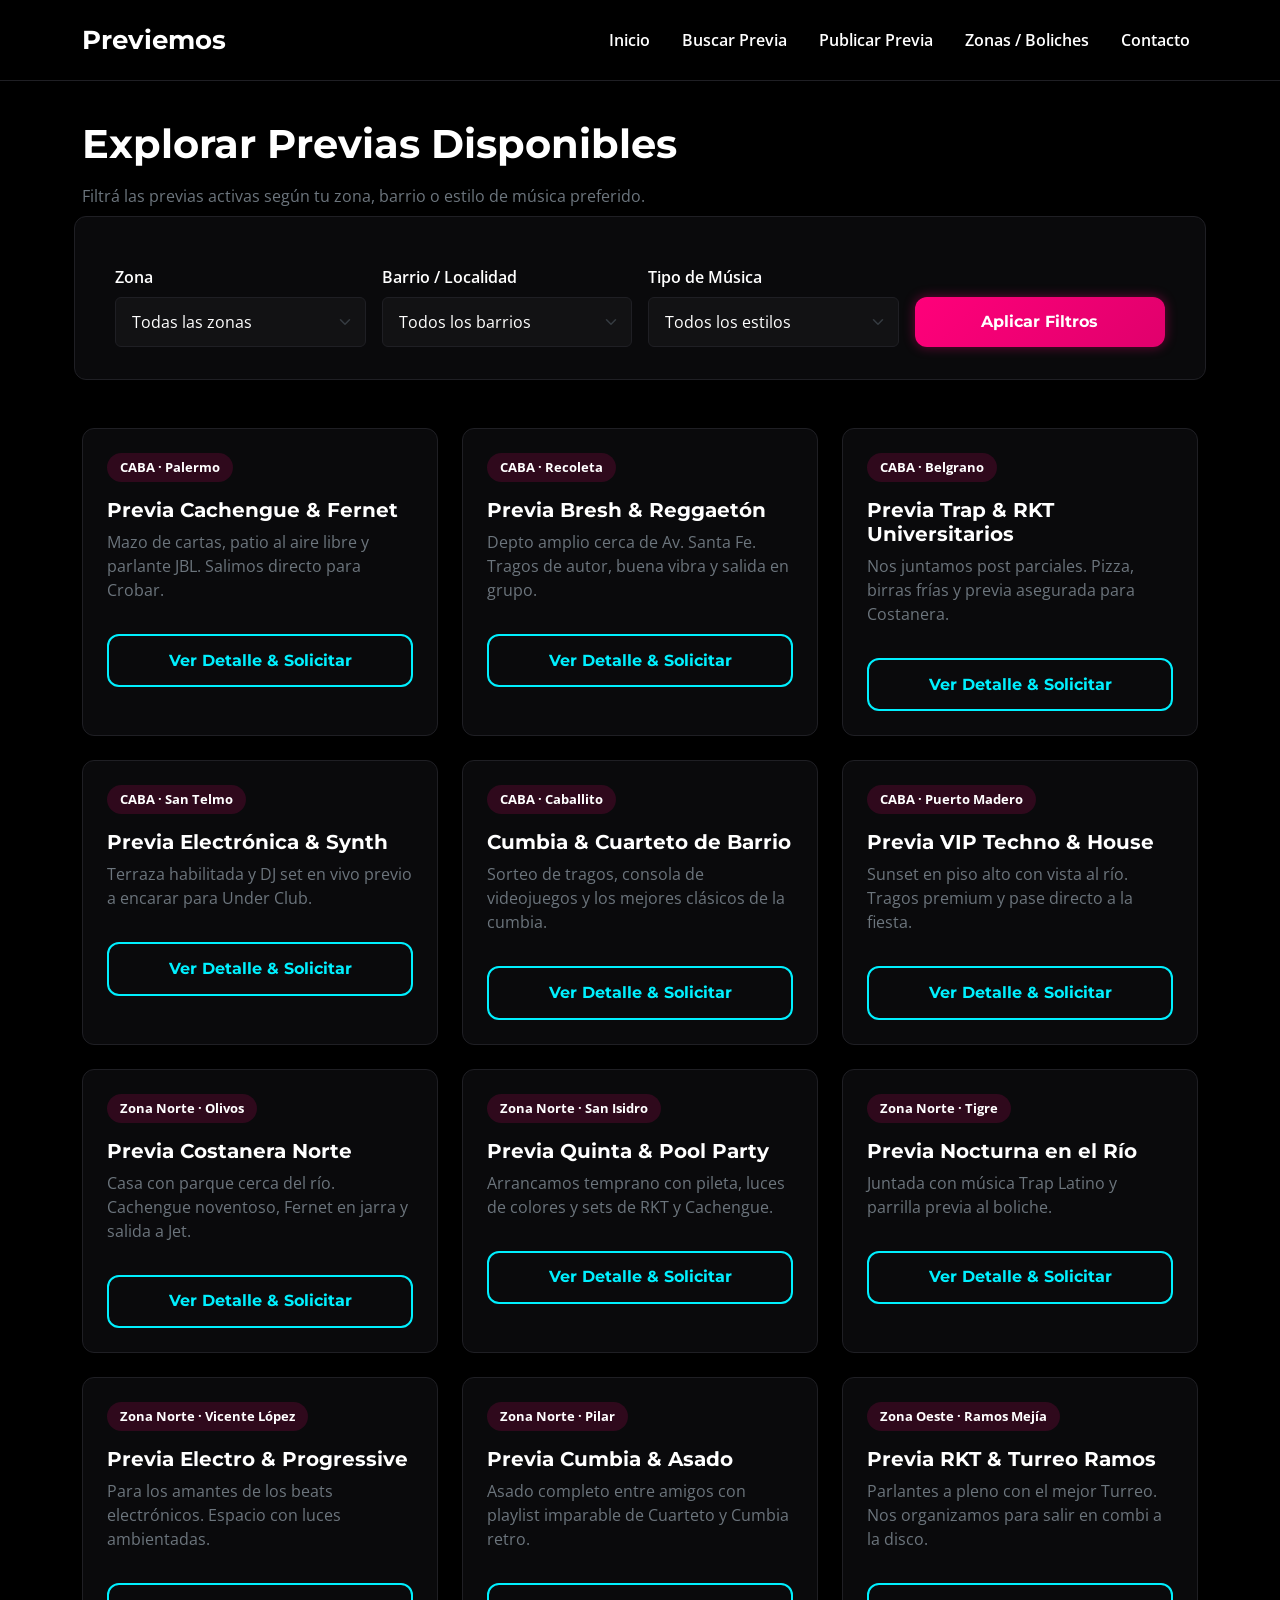
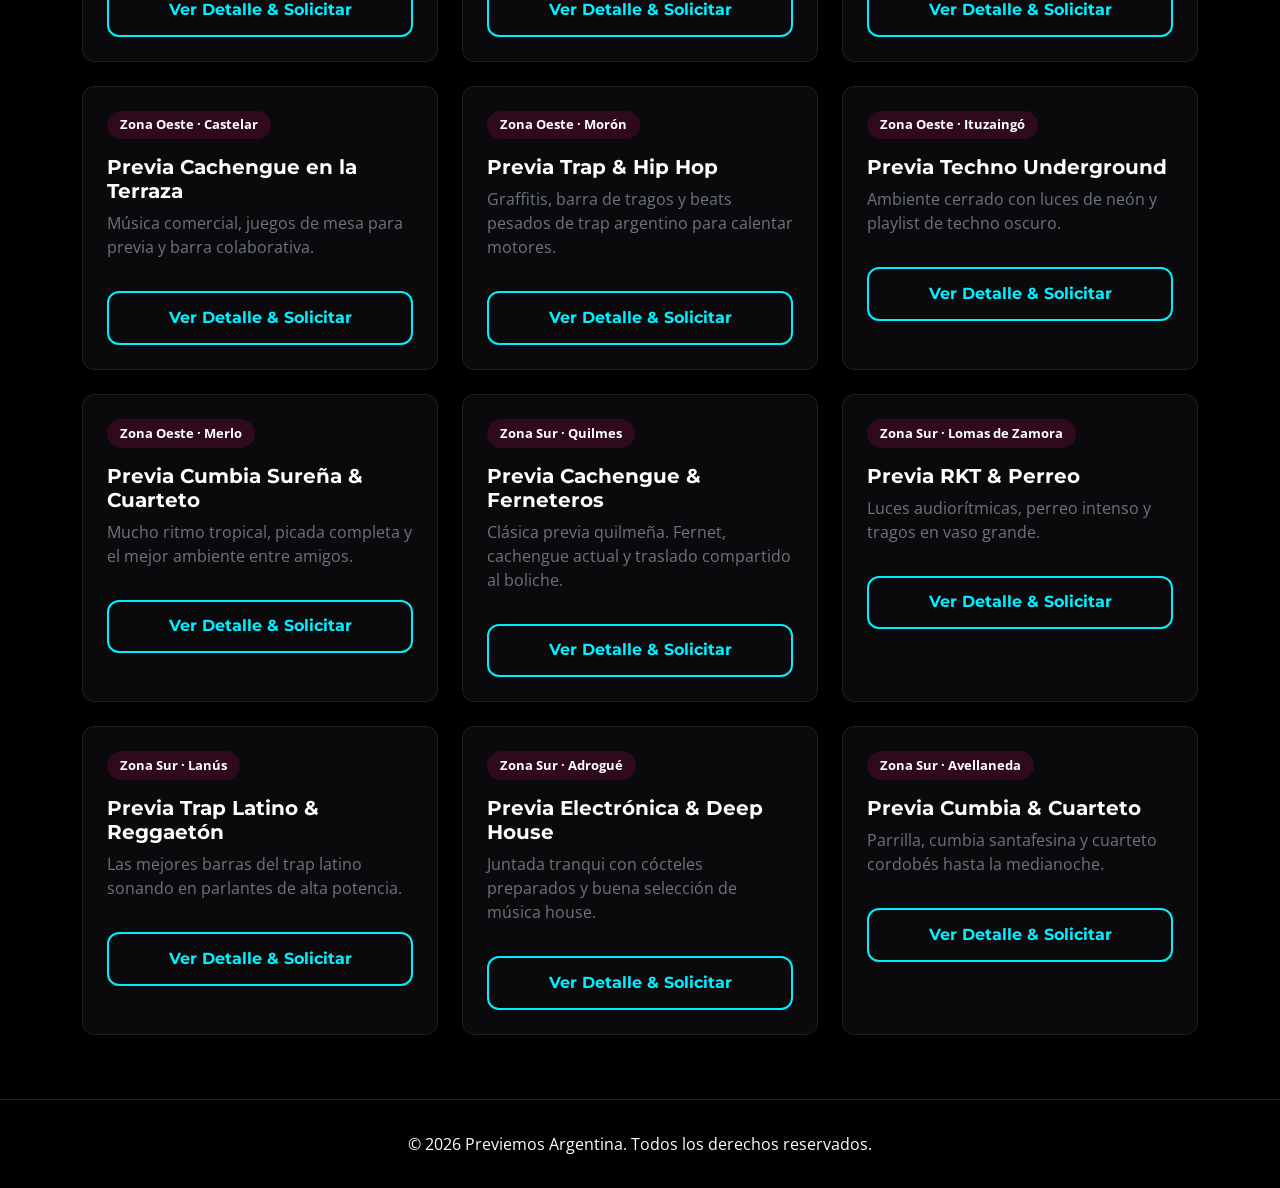
<file: pages/buscar-previa.html>
<!DOCTYPE html>
<html lang="es">
<head>
  <meta charset="UTF-8">
  <meta name="viewport" content="width=device-width, initial-scale=1.0">
  
  <!-- SEO Local / On-Page -->
  <title>Buscar Previas Activas | Filtra por Zona y Estilo | Previemos</title>
  <meta name="description" content="Encontrá previas cerca de tu ubicación. Filtra por zona, barrio y género musical en Buenos Aires con Previemos.">
  <meta name="keywords" content="buscar previas, previas hoy, mapa de previas, palermo, recoleta, belgrano, previas cachengue, zona norte, zona oeste, zona sur, previemos">
  
  <!-- Carga de Bootstrap CSS -->
  <link href="https://cdn.jsdelivr.net/npm/bootstrap@5.3.3/dist/css/bootstrap.min.css" rel="stylesheet">
  <link href="https://fonts.googleapis.com/css2?family=Montserrat:wght@700;800&family=Open+Sans:wght@400;600&display=swap" rel="stylesheet">
  <link rel="stylesheet" href="https://unpkg.com/aos@next/dist/aos.css" />
  
  <!-- Ruta al CSS compilado desde la carpeta pages -->
  <link rel="stylesheet" href="../styles/styles.css">
</head>
<body>

  <header>
    <nav class="navbar navbar-expand-lg navbar-previa fixed-top" aria-label="Navegación principal">
      <div class="container">
        <a class="navbar-brand" href="../index.html">Previ<span>emos</span></a>
        <button class="navbar-toggler" type="button" data-bs-toggle="collapse" data-bs-target="#navbarApp" aria-controls="navbarApp" aria-expanded="false" aria-label="Abrir menú">
          <span class="navbar-toggler-icon"></span>
        </button>
        <div class="collapse navbar-collapse justify-content-end" id="navbarApp">
          <ul class="navbar-nav gap-3 align-items-center">
            <li class="nav-item"><a class="nav-link" href="../index.html">Inicio</a></li>
            <li class="nav-item"><a class="nav-link active" href="./buscar-previa.html" aria-current="page">Buscar Previa</a></li>
            <li class="nav-item"><a class="nav-link" href="./publicar-previa.html">Publicar Previa</a></li>
            <li class="nav-item"><a class="nav-link" href="./zonas.html">Zonas / Boliches</a></li>
            <li class="nav-item"><a class="nav-link" href="./contacto.html">Contacto</a></li>
          </ul>
        </div>
      </div>
    </nav>
  </header>

  <main class="contenedor-main mt-5 pt-5">
    <section class="container py-4" data-aos="fade-down">
      <h1 class="mb-3">Explorar Previas Disponibles</h1>
      <p class="text-secondary mb-4">Filtrá las previas activas según tu zona, barrio o estilo de música preferido.</p>

      <!-- Buscador y Filtros por Zona, Barrio y Música -->
      <form class="form-previa mb-5 row g-3" id="formFiltros">
        
        <!-- 1. Filtro de Zonas -->
        <div class="col-12 col-md-3">
          <label for="filtroRegion">Zona</label>
          <select id="filtroRegion" class="form-select">
            <option value="todos" selected>Todas las zonas</option>
            <option value="caba">CABA (Capital Federal)</option>
            <option value="norte">Zona Norte</option>
            <option value="oeste">Zona Oeste</option>
            <option value="sur">Zona Sur</option>
          </select>
        </div>

        <!-- 2. Filtro de Barrios (Con Vinculación a Zona) -->
        <div class="col-12 col-md-3">
          <label for="filtroBarrio">Barrio / Localidad</label>
          <select id="filtroBarrio" class="form-select">
            <option value="todos" selected>Todos los barrios</option>
            
            <optgroup label="CABA" data-zona="caba">
              <option value="palermo">Palermo</option>
              <option value="recoleta">Recoleta</option>
              <option value="belgrano">Belgrano</option>
              <option value="santelmo">San Telmo</option>
              <option value="caballito">Caballito</option>
              <option value="puertomadero">Puerto Madero</option>
            </optgroup>

            <optgroup label="Zona Norte" data-zona="norte">
              <option value="olivos">Olivos</option>
              <option value="sanisidro">San Isidro</option>
              <option value="tigre">Tigre</option>
              <option value="vicentelopez">Vicente López</option>
              <option value="pilar">Pilar</option>
            </optgroup>

            <optgroup label="Zona Oeste" data-zona="oeste">
              <option value="ramosmejia">Ramos Mejía</option>
              <option value="castelar">Castelar</option>
              <option value="moron">Morón</option>
              <option value="ituzaingo">Ituzaingó</option>
              <option value="merlo">Merlo</option>
            </optgroup>

            <optgroup label="Zona Sur" data-zona="sur">
              <option value="quilmes">Quilmes</option>
              <option value="lomas">Lomas de Zamora</option>
              <option value="lanus">Lanús</option>
              <option value="adrogue">Adrogué</option>
              <option value="avellaneda">Avellaneda</option>
            </optgroup>
          </select>
        </div>

        <!-- 3. Filtro Tipo de Música -->
        <div class="col-12 col-md-3">
          <label for="filtroEstilo">Tipo de Música</label>
          <select id="filtroEstilo" class="form-select">
            <option value="todos" selected>Todos los estilos</option>
            <option value="cachengue">Cachengue / Reggaetón</option>
            <option value="rkt">RKT / Turreo</option>
            <option value="electronica">Electrónica / Techno</option>
            <option value="trap">Trap Latino</option>
            <option value="cumbia">Cumbia / Cuarteto</option>
          </select>
        </div>

        <!-- 4. Botón de Acción -->
        <div class="col-12 col-md-3 d-flex align-items-end">
          <button type="button" id="btnFiltrar" class="btn-previa-primary w-100">Aplicar Filtros</button>
        </div>
      </form>

      <!-- Cartelera de previas -->
      <div class="row g-4" id="contenedorTarjetas">
        
        <!-- CABA -->
        <div class="col-12 col-md-6 col-lg-4 item-previa" data-zona="caba" data-barrio="palermo" data-estilo="cachengue">
          <article class="tarjeta-previa">
            <span class="badge-zona">CABA · Palermo</span>
            <h3 class="titulo-card">Previa Cachengue &amp; Fernet</h3>
            <p class="text-secondary">Mazo de cartas, patio al aire libre y parlante JBL. Salimos directo para Crobar.</p>
            <button type="button" class="btn-previa-secondary w-100 mt-3 btn-ver-detalle" data-titulo="Previa Cachengue & Fernet" data-zona="CABA · Palermo" data-descripcion="Mazo de cartas, patio al aire libre y parlante JBL. Salimos directo para Crobar. Horario de inicio: 23:00 hs. Cupos disponibles: 5.">Ver Detalle &amp; Solicitar</button>
          </article>
        </div>

        <div class="col-12 col-md-6 col-lg-4 item-previa" data-zona="caba" data-barrio="recoleta" data-estilo="cachengue">
          <article class="tarjeta-previa">
            <span class="badge-zona">CABA · Recoleta</span>
            <h3 class="titulo-card">Previa Bresh &amp; Reggaetón</h3>
            <p class="text-secondary">Depto amplio cerca de Av. Santa Fe. Tragos de autor, buena vibra y salida en grupo.</p>
            <button type="button" class="btn-previa-secondary w-100 mt-3 btn-ver-detalle" data-titulo="Previa Bresh & Reggaetón" data-zona="CABA · Recoleta" data-descripcion="Depto amplio cerca de Av. Santa Fe. Tragos de autor, buena vibra y salida en grupo. Horario de inicio: 23:30 hs. Cupos disponibles: 3.">Ver Detalle &amp; Solicitar</button>
          </article>
        </div>

        <div class="col-12 col-md-6 col-lg-4 item-previa" data-zona="caba" data-barrio="belgrano" data-estilo="rkt">
          <article class="tarjeta-previa">
            <span class="badge-zona">CABA · Belgrano</span>
            <h3 class="titulo-card">Previa Trap &amp; RKT Universitarios</h3>
            <p class="text-secondary">Nos juntamos post parciales. Pizza, birras frías y previa asegurada para Costanera.</p>
            <button type="button" class="btn-previa-secondary w-100 mt-3 btn-ver-detalle" data-titulo="Previa Trap & RKT Universitarios" data-zona="CABA · Belgrano" data-descripcion="Nos juntamos post parciales. Pizza, birras frías y previa asegurada para Costanera. Horario de inicio: 22:30 hs. Cupos disponibles: 6.">Ver Detalle &amp; Solicitar</button>
          </article>
        </div>

        <div class="col-12 col-md-6 col-lg-4 item-previa" data-zona="caba" data-barrio="santelmo" data-estilo="electronica">
          <article class="tarjeta-previa">
            <span class="badge-zona">CABA · San Telmo</span>
            <h3 class="titulo-card">Previa Electrónica &amp; Synth</h3>
            <p class="text-secondary">Terraza habilitada y DJ set en vivo previo a encarar para Under Club.</p>
            <button type="button" class="btn-previa-secondary w-100 mt-3 btn-ver-detalle" data-titulo="Previa Electrónica & Synth" data-zona="CABA · San Telmo" data-descripcion="Terraza habilitada y DJ set en vivo previo a encarar para Under Club. Horario de inicio: 00:00 hs. Cupos disponibles: 4.">Ver Detalle &amp; Solicitar</button>
          </article>
        </div>

        <div class="col-12 col-md-6 col-lg-4 item-previa" data-zona="caba" data-barrio="caballito" data-estilo="cumbia">
          <article class="tarjeta-previa">
            <span class="badge-zona">CABA · Caballito</span>
            <h3 class="titulo-card">Cumbia &amp; Cuarteto de Barrio</h3>
            <p class="text-secondary">Sorteo de tragos, consola de videojuegos y los mejores clásicos de la cumbia.</p>
            <button type="button" class="btn-previa-secondary w-100 mt-3 btn-ver-detalle" data-titulo="Cumbia & Cuarteto de Barrio" data-zona="CABA · Caballito" data-descripcion="Sorteo de tragos, consola de videojuegos y los mejores clásicos de la cumbia. Horario de inicio: 22:00 hs. Cupos disponibles: 8.">Ver Detalle &amp; Solicitar</button>
          </article>
        </div>

        <div class="col-12 col-md-6 col-lg-4 item-previa" data-zona="caba" data-barrio="puertomadero" data-estilo="electronica">
          <article class="tarjeta-previa">
            <span class="badge-zona">CABA · Puerto Madero</span>
            <h3 class="titulo-card">Previa VIP Techno &amp; House</h3>
            <p class="text-secondary">Sunset en piso alto con vista al río. Tragos premium y pase directo a la fiesta.</p>
            <button type="button" class="btn-previa-secondary w-100 mt-3 btn-ver-detalle" data-titulo="Previa VIP Techno & House" data-zona="CABA · Puerto Madero" data-descripcion="Sunset en piso alto con vista al río. Tragos premium y pase directo a la fiesta. Horario de inicio: 21:30 hs. Cupos disponibles: 2.">Ver Detalle &amp; Solicitar</button>
          </article>
        </div>

        <!-- ZONA NORTE -->
        <div class="col-12 col-md-6 col-lg-4 item-previa" data-zona="norte" data-barrio="olivos" data-estilo="cachengue">
          <article class="tarjeta-previa">
            <span class="badge-zona">Zona Norte · Olivos</span>
            <h3 class="titulo-card">Previa Costanera Norte</h3>
            <p class="text-secondary">Casa con parque cerca del río. Cachengue noventoso, Fernet en jarra y salida a Jet.</p>
            <button type="button" class="btn-previa-secondary w-100 mt-3 btn-ver-detalle" data-titulo="Previa Costanera Norte" data-zona="Zona Norte · Olivos" data-descripcion="Casa con parque cerca del río. Cachengue noventoso, Fernet en jarra y salida a Jet. Horario: 23:00 hs.">Ver Detalle &amp; Solicitar</button>
          </article>
        </div>

        <div class="col-12 col-md-6 col-lg-4 item-previa" data-zona="norte" data-barrio="sanisidro" data-estilo="rkt">
          <article class="tarjeta-previa">
            <span class="badge-zona">Zona Norte · San Isidro</span>
            <h3 class="titulo-card">Previa Quinta &amp; Pool Party</h3>
            <p class="text-secondary">Arrancamos temprano con pileta, luces de colores y sets de RKT y Cachengue.</p>
            <button type="button" class="btn-previa-secondary w-100 mt-3 btn-ver-detalle" data-titulo="Previa Quinta & Pool Party" data-zona="Zona Norte · San Isidro" data-descripcion="Arrancamos temprano con pileta, luces de colores y sets de RKT y Cachengue. Horario: 21:00 hs.">Ver Detalle &amp; Solicitar</button>
          </article>
        </div>

        <div class="col-12 col-md-6 col-lg-4 item-previa" data-zona="norte" data-barrio="tigre" data-estilo="trap">
          <article class="tarjeta-previa">
            <span class="badge-zona">Zona Norte · Tigre</span>
            <h3 class="titulo-card">Previa Nocturna en el Río</h3>
            <p class="text-secondary">Juntada con música Trap Latino y parrilla previa al boliche.</p>
            <button type="button" class="btn-previa-secondary w-100 mt-3 btn-ver-detalle" data-titulo="Previa Nocturna en el Río" data-zona="Zona Norte · Tigre" data-descripcion="Juntada con música Trap Latino y parrilla previa al boliche. Horario: 22:00 hs.">Ver Detalle &amp; Solicitar</button>
          </article>
        </div>

        <div class="col-12 col-md-6 col-lg-4 item-previa" data-zona="norte" data-barrio="vicentelopez" data-estilo="electronica">
          <article class="tarjeta-previa">
            <span class="badge-zona">Zona Norte · Vicente López</span>
            <h3 class="titulo-card">Previa Electro &amp; Progressive</h3>
            <p class="text-secondary">Para los amantes de los beats electrónicos. Espacio con luces ambientadas.</p>
            <button type="button" class="btn-previa-secondary w-100 mt-3 btn-ver-detalle" data-titulo="Previa Electro & Progressive" data-zona="Zona Norte · Vicente López" data-descripcion="Para los amantes de los beats electrónicos. Espacio con luces ambientadas. Horario: 23:30 hs.">Ver Detalle &amp; Solicitar</button>
          </article>
        </div>

        <div class="col-12 col-md-6 col-lg-4 item-previa" data-zona="norte" data-barrio="pilar" data-estilo="cumbia">
          <article class="tarjeta-previa">
            <span class="badge-zona">Zona Norte · Pilar</span>
            <h3 class="titulo-card">Previa Cumbia &amp; Asado</h3>
            <p class="text-secondary">Asado completo entre amigos con playlist imparable de Cuarteto y Cumbia retro.</p>
            <button type="button" class="btn-previa-secondary w-100 mt-3 btn-ver-detalle" data-titulo="Previa Cumbia & Asado" data-zona="Zona Norte · Pilar" data-descripcion="Asado completo entre amigos con playlist imparable de Cuarteto y Cumbia retro. Horario: 21:00 hs.">Ver Detalle &amp; Solicitar</button>
          </article>
        </div>

        <!-- ZONA OESTE -->
        <div class="col-12 col-md-6 col-lg-4 item-previa" data-zona="oeste" data-barrio="ramosmejia" data-estilo="rkt">
          <article class="tarjeta-previa">
            <span class="badge-zona">Zona Oeste · Ramos Mejía</span>
            <h3 class="titulo-card">Previa RKT &amp; Turreo Ramos</h3>
            <p class="text-secondary">Parlantes a pleno con el mejor Turreo. Nos organizamos para salir en combi a la disco.</p>
            <button type="button" class="btn-previa-secondary w-100 mt-3 btn-ver-detalle" data-titulo="Previa RKT & Turreo Ramos" data-zona="Zona Oeste · Ramos Mejía" data-descripcion="Parlantes a pleno con el mejor Turreo. Nos organizamos para salir en combi a la disco. Horario: 23:00 hs.">Ver Detalle &amp; Solicitar</button>
          </article>
        </div>

        <div class="col-12 col-md-6 col-lg-4 item-previa" data-zona="oeste" data-barrio="castelar" data-estilo="cachengue">
          <article class="tarjeta-previa">
            <span class="badge-zona">Zona Oeste · Castelar</span>
            <h3 class="titulo-card">Previa Cachengue en la Terraza</h3>
            <p class="text-secondary">Música comercial, juegos de mesa para previa y barra colaborativa.</p>
            <button type="button" class="btn-previa-secondary w-100 mt-3 btn-ver-detalle" data-titulo="Previa Cachengue en la Terraza" data-zona="Zona Oeste · Castelar" data-descripcion="Música comercial, juegos de mesa para previa y barra colaborativa. Horario: 22:30 hs.">Ver Detalle &amp; Solicitar</button>
          </article>
        </div>

        <div class="col-12 col-md-6 col-lg-4 item-previa" data-zona="oeste" data-barrio="moron" data-estilo="trap">
          <article class="tarjeta-previa">
            <span class="badge-zona">Zona Oeste · Morón</span>
            <h3 class="titulo-card">Previa Trap &amp; Hip Hop</h3>
            <p class="text-secondary">Graffitis, barra de tragos y beats pesados de trap argentino para calentar motores.</p>
            <button type="button" class="btn-previa-secondary w-100 mt-3 btn-ver-detalle" data-titulo="Previa Trap & Hip Hop" data-zona="Zona Oeste · Morón" data-descripcion="Graffitis, barra de tragos y beats pesados de trap argentino para calentar motores. Horario: 23:00 hs.">Ver Detalle &amp; Solicitar</button>
          </article>
        </div>

        <div class="col-12 col-md-6 col-lg-4 item-previa" data-zona="oeste" data-barrio="ituzaingo" data-estilo="electronica">
          <article class="tarjeta-previa">
            <span class="badge-zona">Zona Oeste · Ituzaingó</span>
            <h3 class="titulo-card">Previa Techno Underground</h3>
            <p class="text-secondary">Ambiente cerrado con luces de neón y playlist de techno oscuro.</p>
            <button type="button" class="btn-previa-secondary w-100 mt-3 btn-ver-detalle" data-titulo="Previa Techno Underground" data-zona="Zona Oeste · Ituzaingó" data-descripcion="Ambiente cerrado con luces de neón y playlist de techno oscuro. Horario: 23:45 hs.">Ver Detalle &amp; Solicitar</button>
          </article>
        </div>

        <div class="col-12 col-md-6 col-lg-4 item-previa" data-zona="oeste" data-barrio="merlo" data-estilo="cumbia">
          <article class="tarjeta-previa">
            <span class="badge-zona">Zona Oeste · Merlo</span>
            <h3 class="titulo-card">Previa Cumbia Sureña &amp; Cuarteto</h3>
            <p class="text-secondary">Mucho ritmo tropical, picada completa y el mejor ambiente entre amigos.</p>
            <button type="button" class="btn-previa-secondary w-100 mt-3 btn-ver-detalle" data-titulo="Previa Cumbia Sureña & Cuarteto" data-zona="Zona Oeste · Merlo" data-descripcion="Mucho ritmo tropical, picada completa y el mejor ambiente entre amigos. Horario: 22:00 hs.">Ver Detalle &amp; Solicitar</button>
          </article>
        </div>

        <!-- ZONA SUR -->
        <div class="col-12 col-md-6 col-lg-4 item-previa" data-zona="sur" data-barrio="quilmes" data-estilo="cachengue">
          <article class="tarjeta-previa">
            <span class="badge-zona">Zona Sur · Quilmes</span>
            <h3 class="titulo-card">Previa Cachengue &amp; Ferneteros</h3>
            <p class="text-secondary">Clásica previa quilmeña. Fernet, cachengue actual y traslado compartido al boliche.</p>
            <button type="button" class="btn-previa-secondary w-100 mt-3 btn-ver-detalle" data-titulo="Previa Cachengue & Ferneteros" data-zona="Zona Sur · Quilmes" data-descripcion="Clásica previa quilmeña. Fernet, cachengue actual y traslado compartido al boliche. Horario: 23:00 hs.">Ver Detalle &amp; Solicitar</button>
          </article>
        </div>

        <div class="col-12 col-md-6 col-lg-4 item-previa" data-zona="sur" data-barrio="lomas" data-estilo="rkt">
          <article class="tarjeta-previa">
            <span class="badge-zona">Zona Sur · Lomas de Zamora</span>
            <h3 class="titulo-card">Previa RKT &amp; Perreo</h3>
            <p class="text-secondary">Luces audiorítmicas, perreo intenso y tragos en vaso grande.</p>
            <button type="button" class="btn-previa-secondary w-100 mt-3 btn-ver-detalle" data-titulo="Previa RKT & Perreo" data-zona="Zona Sur · Lomas de Zamora" data-descripcion="Luces audiorítmicas, perreo intenso y tragos en vaso grande. Horario: 23:30 hs.">Ver Detalle &amp; Solicitar</button>
          </article>
        </div>

        <div class="col-12 col-md-6 col-lg-4 item-previa" data-zona="sur" data-barrio="lanus" data-estilo="trap">
          <article class="tarjeta-previa">
            <span class="badge-zona">Zona Sur · Lanús</span>
            <h3 class="titulo-card">Previa Trap Latino &amp; Reggaetón</h3>
            <p class="text-secondary">Las mejores barras del trap latino sonando en parlantes de alta potencia.</p>
            <button type="button" class="btn-previa-secondary w-100 mt-3 btn-ver-detalle" data-titulo="Previa Trap Latino & Reggaetón" data-zona="Zona Sur · Lanús" data-descripcion="Las mejores barras del trap latino sonando en parlantes de alta potencia. Horario: 22:30 hs.">Ver Detalle &amp; Solicitar</button>
          </article>
        </div>

        <div class="col-12 col-md-6 col-lg-4 item-previa" data-zona="sur" data-barrio="adrogue" data-estilo="electronica">
          <article class="tarjeta-previa">
            <span class="badge-zona">Zona Sur · Adrogué</span>
            <h3 class="titulo-card">Previa Electrónica &amp; Deep House</h3>
            <p class="text-secondary">Juntada tranqui con cócteles preparados y buena selección de música house.</p>
            <button type="button" class="btn-previa-secondary w-100 mt-3 btn-ver-detalle" data-titulo="Previa Electrónica & Deep House" data-zona="Zona Sur · Adrogué" data-descripcion="Juntada tranqui con cócteles preparados y buena selección de música house. Horario: 23:00 hs.">Ver Detalle &amp; Solicitar</button>
          </article>
        </div>

        <div class="col-12 col-md-6 col-lg-4 item-previa" data-zona="sur" data-barrio="avellaneda" data-estilo="cumbia">
          <article class="tarjeta-previa">
            <span class="badge-zona">Zona Sur · Avellaneda</span>
            <h3 class="titulo-card">Previa Cumbia &amp; Cuarteto</h3>
            <p class="text-secondary">Parrilla, cumbia santafesina y cuarteto cordobés hasta la medianoche.</p>
            <button type="button" class="btn-previa-secondary w-100 mt-3 btn-ver-detalle" data-titulo="Previa Cumbia & Cuarteto" data-zona="Zona Sur · Avellaneda" data-descripcion="Parrilla, cumbia santafesina y cuarteto cordobés hasta la medianoche. Horario: 21:30 hs.">Ver Detalle &amp; Solicitar</button>
          </article>
        </div>

      </div>
    </section>
  </main>

  <!-- MODAL DE DETALLE Y SOLICITUD -->
  <div class="modal fade" id="modalDetallePrevia" tabindex="-1" aria-labelledby="modalDetalleLabel" aria-hidden="true">
    <div class="modal-dialog modal-dialog-centered">
      <div class="modal-content bg-dark text-light border-secondary">
        <div class="modal-header border-bottom border-secondary">
          <div>
            <span class="badge bg-danger mb-1" id="modalZonaBadge">Zona</span>
            <h5 class="modal-title h4" id="modalTituloLabel">Título de la Previa</h5>
          </div>
          <button type="button" class="btn-close btn-close-white" data-bs-dismiss="modal" aria-label="Cerrar"></button>
        </div>
        <div class="modal-body">
          <p class="text-secondary" id="modalDescripcion">Descripción completa...</p>
          <hr class="border-secondary">
          
          <h6 class="fw-bold mb-3 text-warning">Solicitar lugar en esta previa</h6>
          <form id="formSolicitarLugar">
            <div class="mb-3">
              <label for="nombreSolicitante" class="form-label text-light small">Tu nombre completo</label>
              <input type="text" id="nombreSolicitante" class="form-control bg-secondary text-light border-0" placeholder="Ej: Benjamín" required>
            </div>
            <div class="mb-3">
              <label for="contactoSolicitante" class="form-label text-light small">Tu WhatsApp o Instagram</label>
              <input type="text" id="contactoSolicitante" class="form-control bg-secondary text-light border-0" placeholder="Ej: @tu_usuario o +54 9..." required>
            </div>
            <button type="submit" class="btn-previa-primary w-100 mt-2">Enviar Solicitud al Organizador</button>
          </form>

          <div id="alertaSolicitud" class="alert alert-success mt-3 d-none" role="alert">
            ¡Solicitud enviada! El organizador te contactará a la brevedad.
          </div>
        </div>
      </div>
    </div>
  </div>

  <footer class="footer-previa">
    <div class="container">
      <p class="m-0">&copy; 2026 Previemos Argentina. Todos los derechos reservados.</p>
    </div>
  </footer>

  <script src="https://cdn.jsdelivr.net/npm/bootstrap@5.3.3/dist/js/bootstrap.bundle.min.js"></script>
  <script src="https://unpkg.com/aos@next/dist/aos.js"></script>
  <script>
    AOS.init({ duration: 800, once: true });

    document.addEventListener('DOMContentLoaded', () => {
      const selectZona = document.getElementById('filtroRegion');
      const selectBarrio = document.getElementById('filtroBarrio');
      const selectEstilo = document.getElementById('filtroEstilo');
      const btnFiltrar = document.getElementById('btnFiltrar');
      const contenedorTarjetas = document.getElementById('contenedorTarjetas');
      const optgroupsBarrio = selectBarrio.querySelectorAll('optgroup');

      // Elementos del Modal
      const modalElement = document.getElementById('modalDetallePrevia');
      const modalBs = new bootstrap.Modal(modalElement);
      const modalTitulo = document.getElementById('modalTituloLabel');
      const modalZonaBadge = document.getElementById('modalZonaBadge');
      const modalDescripcion = document.getElementById('modalDescripcion');
      const formSolicitar = document.getElementById('formSolicitarLugar');
      const alertaSolicitud = document.getElementById('alertaSolicitud');

      // 1. Cargar e inyectar las previas guardadas en localStorage al inicio
      function cargarPreviasNuevas() {
        const previasGuardadas = JSON.parse(localStorage.getItem('previasCreadas') || '[]');

        previasGuardadas.forEach(p => {
          const col = document.createElement('div');
          col.className = 'col-12 col-md-6 col-lg-4 item-previa';
          col.setAttribute('data-zona', p.zona);
          col.setAttribute('data-barrio', p.barrio);
          col.setAttribute('data-estilo', p.estilo);

          col.innerHTML = `
            <article class="tarjeta-previa">
              <span class="badge-zona">${p.barrioTexto}</span>
              <h3 class="titulo-card">${p.titulo}</h3>
              <p class="text-secondary">${p.descripcion}</p>
              <button type="button" class="btn-previa-secondary w-100 mt-3 btn-ver-detalle" data-titulo="${p.titulo}" data-zona="${p.barrioTexto}" data-descripcion="${p.descripcion}">Ver Detalle &amp; Solicitar</button>
            </article>
          `;

          contenedorTarjetas.prepend(col);
        });
      }

      cargarPreviasNuevas();

      const previas = document.querySelectorAll('.item-previa');

      // 2. Event listener global para capturar clics en "Ver Detalle & Solicitar"
      document.addEventListener('click', (e) => {
        if (e.target && e.target.classList.contains('btn-ver-detalle')) {
          const btn = e.target;
          modalTitulo.textContent = btn.getAttribute('data-titulo');
          modalZonaBadge.textContent = btn.getAttribute('data-zona');
          modalDescripcion.textContent = btn.getAttribute('data-descripcion');
          
          alertaSolicitud.classList.add('d-none');
          formSolicitar.reset();
          
          modalBs.show();
        }
      });

      // Envío de la solicitud dentro del modal
      formSolicitar.addEventListener('submit', (e) => {
        e.preventDefault();
        alertaSolicitud.classList.remove('d-none');
        setTimeout(() => {
          modalBs.hide();
        }, 1800);
      });

      // 3. Filtrar los barrios disponibles en el select según la Zona elegida
      function actualizarBarriosPorZona() {
        const zonaSeleccionada = selectZona.value;
        selectBarrio.value = 'todos';

        optgroupsBarrio.forEach(group => {
          const zonaGroup = group.getAttribute('data-zona');

          if (zonaSeleccionada === 'todos' || zonaSeleccionada === zonaGroup) {
            group.hidden = false;
            group.querySelectorAll('option').forEach(opt => opt.disabled = false);
          } else {
            group.hidden = true;
            group.querySelectorAll('option').forEach(opt => opt.disabled = true);
          }
        });
      }

      // 4. Filtrar las tarjetas visibles en pantalla
      function aplicarFiltros() {
        const valZona = selectZona.value;
        const valBarrio = selectBarrio.value;
        const valEstilo = selectEstilo.value;

        previas.forEach(previa => {
          const pZona = previa.getAttribute('data-zona');
          const pBarrio = previa.getAttribute('data-barrio');
          const pEstilo = previa.getAttribute('data-estilo');

          const coincideZona = (valZona === 'todos' || valZona === pZona);
          const coincideBarrio = (valBarrio === 'todos' || valBarrio === pBarrio);
          const coincideEstilo = (valEstilo === 'todos' || valEstilo === pEstilo);

          if (coincideZona && coincideBarrio && coincideEstilo) {
            previa.style.display = 'block';
          } else {
            previa.style.display = 'none';
          }
        });
      }

      // Escuchar eventos de filtros
      selectZona.addEventListener('change', () => {
        actualizarBarriosPorZona();
        aplicarFiltros();
      });

      selectBarrio.addEventListener('change', aplicarFiltros);
      selectEstilo.addEventListener('change', aplicarFiltros);
      btnFiltrar.addEventListener('click', aplicarFiltros);
    });
  </script>
</body>
</html>
</file>
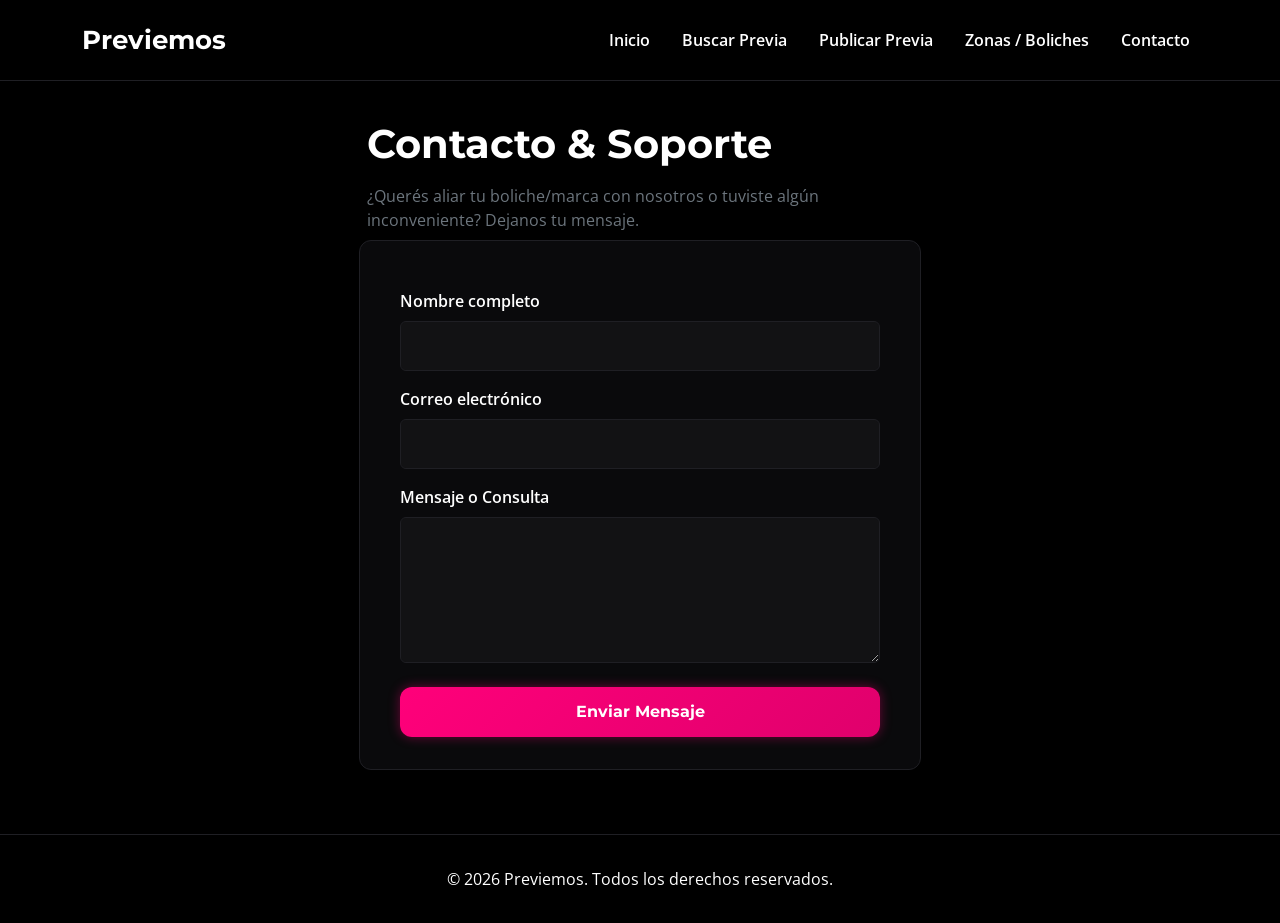
<file: pages/contacto.html>
<!DOCTYPE html>
<html lang="es">
<head>
  <meta charset="UTF-8">
  <meta name="viewport" content="width=device-width, initial-scale=1.0">
  <title>Contacto y Soporte | PreviaZone Argentina</title>
  <meta name="description" content="¿Tenés dudas o consultas sobre la plataforma? Escribinos al equipo de soporte de PreviaZone.">
  <meta name="keywords" content="contacto previazone, soporte previas, consultas eventos, ayuda previas">
  
  <link href="https://cdn.jsdelivr.net/npm/bootstrap@5.3.3/dist/css/bootstrap.min.css" rel="stylesheet">
  <link href="https://fonts.googleapis.com/css2?family=Montserrat:wght@700;800&family=Open+Sans:wght@400;600&display=swap" rel="stylesheet">
  <link rel="stylesheet" href="https://unpkg.com/aos@next/dist/aos.css" />
  <link rel="stylesheet" href="../styles/styles.css">
</head>
<body>

  <header>
    <nav class="navbar navbar-expand-lg navbar-previa fixed-top" aria-label="Navegación principal">
      <div class="container">
        <a class="navbar-brand" href="../index.html">Previemos<span></span></a>
        <button class="navbar-toggler" type="button" data-bs-toggle="collapse" data-bs-target="#navbarApp" aria-controls="navbarApp" aria-expanded="false" aria-label="Abrir menú">
          <span class="navbar-toggler-icon"></span>
        </button>
        <div class="collapse navbar-collapse justify-content-end" id="navbarApp">
          <ul class="navbar-nav gap-3 align-items-center">
            <li class="nav-item"><a class="nav-link" href="../index.html">Inicio</a></li>
            <li class="nav-item"><a class="nav-link" href="./buscar-previa.html">Buscar Previa</a></li>
            <li class="nav-item"><a class="nav-link" href="./publicar-previa.html">Publicar Previa</a></li>
            <li class="nav-item"><a class="nav-link" href="./zonas.html">Zonas / Boliches</a></li>
            <li class="nav-item"><a class="nav-link active" href="./contacto.html" aria-current="page">Contacto</a></li>
          </ul>
        </div>
      </div>
    </nav>
  </header>

  <main class="contenedor-main mt-5 pt-5">
    <section class="container py-4" data-aos="fade-up">
      <div class="row justify-content-center">
        <div class="col-12 col-md-8 col-lg-6">
          <h1 class="mb-3">Contacto &amp; Soporte</h1>
          <p class="text-secondary mb-4">¿Querés aliar tu boliche/marca con nosotros o tuviste algún inconveniente? Dejanos tu mensaje.</p>

          <form class="form-previa row g-3">
            <div class="col-12">
              <label for="nombreContacto">Nombre completo</label>
              <input type="text" id="nombreContacto" class="form-control" required>
            </div>
            <div class="col-12">
              <label for="emailContacto">Correo electrónico</label>
              <input type="email" id="emailContacto" class="form-control" required>
            </div>
            <div class="col-12">
              <label for="mensajeContacto">Mensaje o Consulta</label>
              <textarea id="mensajeContacto" rows="5" class="form-control" required></textarea>
            </div>
            <div class="col-12 mt-4">
              <button type="submit" class="btn-previa-primary w-100">Enviar Mensaje</button>
            </div>
          </form>
        </div>
      </div>
    </section>
  </main>

  <footer class="footer-previa">
    <div class="container">
      <p class="m-0">&copy; 2026 Previemos. Todos los derechos reservados.</p>
    </div>
  </footer>

  <script src="https://cdn.jsdelivr.net/npm/bootstrap@5.3.3/dist/js/bootstrap.bundle.min.js"></script>
  <script src="https://unpkg.com/aos@next/dist/aos.js"></script>
  <script>AOS.init({ duration: 800, once: true });</script>
</body>
</html>
</file>
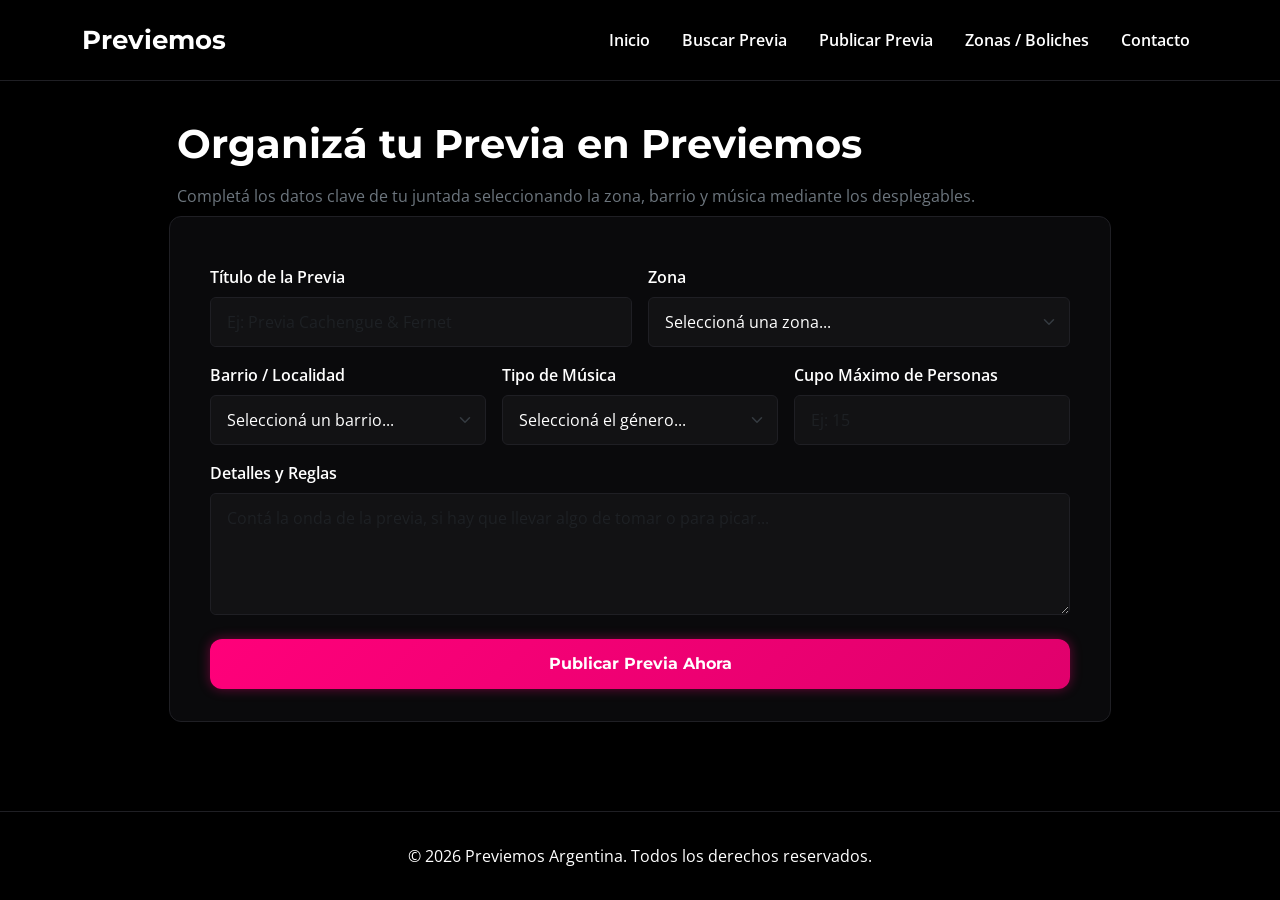
<file: pages/publicar-previa.html>
<!DOCTYPE html>
<html lang="es">
<head>
  <meta charset="UTF-8">
  <meta name="viewport" content="width=device-width, initial-scale=1.0">
  
  <title>Publicar una Previa | Previemos</title>
  <meta name="description" content="¿Organizas una previa? Publicá tu evento en Previemos, definí el cupo máximo de personas y sumá gente con tu misma onda.">
  <meta name="keywords" content="crear previa, armar previa, organizar fiesta, invitados previa, noche argentina, previemos">
  
  <link href="https://cdn.jsdelivr.net/npm/bootstrap@5.3.3/dist/css/bootstrap.min.css" rel="stylesheet">
  <link href="https://fonts.googleapis.com/css2?family=Montserrat:wght@700;800&family=Open+Sans:wght@400;600&display=swap" rel="stylesheet">
  <link rel="stylesheet" href="https://unpkg.com/aos@next/dist/aos.css" />
  <link rel="stylesheet" href="../styles/styles.css">
</head>
<body>

  <header>
    <nav class="navbar navbar-expand-lg navbar-previa fixed-top" aria-label="Navegación principal">
      <div class="container">
        <a class="navbar-brand" href="../index.html">Previ<span>emos</span></a>
        <button class="navbar-toggler" type="button" data-bs-toggle="collapse" data-bs-target="#navbarApp" aria-controls="navbarApp" aria-expanded="false" aria-label="Abrir menú">
          <span class="navbar-toggler-icon"></span>
        </button>
        <div class="collapse navbar-collapse justify-content-end" id="navbarApp">
          <ul class="navbar-nav gap-3 align-items-center">
            <li class="nav-item"><a class="nav-link" href="../index.html">Inicio</a></li>
            <li class="nav-item"><a class="nav-link" href="./buscar-previa.html">Buscar Previa</a></li>
            <li class="nav-item"><a class="nav-link active" href="./publicar-previa.html" aria-current="page">Publicar Previa</a></li>
            <li class="nav-item"><a class="nav-link" href="./zonas.html">Zonas / Boliches</a></li>
            <li class="nav-item"><a class="nav-link" href="./contacto.html">Contacto</a></li>
          </ul>
        </div>
      </div>
    </nav>
  </header>

  <main class="contenedor-main mt-5 pt-5">
    <section class="container py-4" data-aos="fade-up">
      <div class="row justify-content-center">
        <div class="col-12 col-lg-10">
          <h1 class="mb-3">Organizá tu Previa en Previemos</h1>
          <p class="text-secondary mb-4">Completá los datos clave de tu juntada seleccionando la zona, barrio y música mediante los desplegables.</p>

          <form class="form-previa row g-3" id="formPublicarPrevia">
            <!-- Título de la previa -->
            <div class="col-12 col-md-6">
              <label for="tituloPrevia">Título de la Previa</label>
              <input type="text" id="tituloPrevia" class="form-control" placeholder="Ej: Previa Cachengue & Fernet" required>
            </div>

            <!-- Desplegable 1: Zona -->
            <div class="col-12 col-md-6">
              <label for="crearRegion">Zona</label>
              <select id="crearRegion" class="form-select" required>
                <option value="" disabled selected>Seleccioná una zona...</option>
                <option value="caba">CABA (Capital Federal)</option>
                <option value="norte">Zona Norte</option>
                <option value="oeste">Zona Oeste</option>
                <option value="sur">Zona Sur</option>
              </select>
            </div>

            <!-- Desplegable 2: Barrio (se filtra por zona) -->
            <div class="col-12 col-md-4">
              <label for="crearBarrio">Barrio / Localidad</label>
              <select id="crearBarrio" class="form-select" required>
                <option value="" disabled selected>Seleccioná un barrio...</option>

                <optgroup label="CABA" data-zona="caba">
                  <option value="palermo" data-nombre="Palermo">Palermo</option>
                  <option value="recoleta" data-nombre="Recoleta">Recoleta</option>
                  <option value="belgrano" data-nombre="Belgrano">Belgrano</option>
                  <option value="santelmo" data-nombre="San Telmo">San Telmo</option>
                  <option value="caballito" data-nombre="Caballito">Caballito</option>
                  <option value="puertomadero" data-nombre="Puerto Madero">Puerto Madero</option>
                </optgroup>

                <optgroup label="Zona Norte" data-zona="norte">
                  <option value="olivos" data-nombre="Olivos">Olivos</option>
                  <option value="sanisidro" data-nombre="San Isidro">San Isidro</option>
                  <option value="tigre" data-nombre="Tigre">Tigre</option>
                  <option value="vicentelopez" data-nombre="Vicente López">Vicente López</option>
                  <option value="pilar" data-nombre="Pilar">Pilar</option>
                </optgroup>

                <optgroup label="Zona Oeste" data-zona="oeste">
                  <option value="ramosmejia" data-nombre="Ramos Mejía">Ramos Mejía</option>
                  <option value="castelar" data-nombre="Castelar">Castelar</option>
                  <option value="moron" data-nombre="Morón">Morón</option>
                  <option value="ituzaingo" data-nombre="Ituzaingó">Ituzaingó</option>
                  <option value="merlo" data-nombre="Merlo">Merlo</option>
                </optgroup>

                <optgroup label="Zona Sur" data-zona="sur">
                  <option value="quilmes" data-nombre="Quilmes">Quilmes</option>
                  <option value="lomas" data-nombre="Lomas de Zamora">Lomas de Zamora</option>
                  <option value="lanus" data-nombre="Lanús">Lanús</option>
                  <option value="adrogue" data-nombre="Adrogué">Adrogué</option>
                  <option value="avellaneda" data-nombre="Avellaneda">Avellaneda</option>
                </optgroup>
              </select>
            </div>

            <!-- Desplegable 3: Tipo de Música -->
            <div class="col-12 col-md-4">
              <label for="crearEstilo">Tipo de Música</label>
              <select id="crearEstilo" class="form-select" required>
                <option value="" disabled selected>Seleccioná el género...</option>
                <option value="cachengue">Cachengue / Reggaetón</option>
                <option value="rkt">RKT / Turreo</option>
                <option value="electronica">Electrónica / Techno</option>
                <option value="trap">Trap Latino</option>
                <option value="cumbia">Cumbia / Cuarteto</option>
              </select>
            </div>

            <!-- Cupo Máximo -->
            <div class="col-12 col-md-4">
              <label for="cupoMax">Cupo Máximo de Personas</label>
              <input type="number" id="cupoMax" class="form-control" placeholder="Ej: 15" required>
            </div>

            <!-- Detalles -->
            <div class="col-12">
              <label for="descripcionPrevia">Detalles y Reglas</label>
              <textarea id="descripcionPrevia" rows="4" class="form-control" placeholder="Contá la onda de la previa, si hay que llevar algo de tomar o para picar..." required></textarea>
            </div>

            <div class="col-12 mt-4">
              <button type="submit" class="btn-previa-primary w-100">Publicar Previa Ahora</button>
            </div>
          </form>

          <!-- Mensaje de éxito -->
          <div id="mensajeExito" class="alert alert-success mt-4 d-none" role="alert">
            ¡Previa creada con éxito! Redirigiendo al buscador para verla...
          </div>
        </div>
      </div>
    </section>
  </main>

  <footer class="footer-previa">
    <div class="container">
      <p class="m-0">&copy; 2026 Previemos Argentina. Todos los derechos reservados.</p>
    </div>
  </footer>

  <script src="https://cdn.jsdelivr.net/npm/bootstrap@5.3.3/dist/js/bootstrap.bundle.min.js"></script>
  <script src="https://unpkg.com/aos@next/dist/aos.js"></script>
  <script>
    AOS.init({ duration: 800, once: true });

    document.addEventListener('DOMContentLoaded', () => {
      const selectZona = document.getElementById('crearRegion');
      const selectBarrio = document.getElementById('crearBarrio');
      const optgroupsBarrio = selectBarrio.querySelectorAll('optgroup');
      const form = document.getElementById('formPublicarPrevia');
      const mensajeExito = document.getElementById('mensajeExito');

      // 1. Filtrar los barrios según la zona seleccionada en la creación
      selectZona.addEventListener('change', () => {
        const zonaSeleccionada = selectZona.value;
        selectBarrio.value = '';

        optgroupsBarrio.forEach(group => {
          if (group.getAttribute('data-zona') === zonaSeleccionada) {
            group.hidden = false;
            group.querySelectorAll('option').forEach(opt => opt.disabled = false);
          } else {
            group.hidden = true;
            group.querySelectorAll('option').forEach(opt => opt.disabled = true);
          }
        });
      });

      // 2. Guardar la previa en localStorage al enviar el formulario
      form.addEventListener('submit', (e) => {
        e.preventDefault();

        const titulo = document.getElementById('tituloPrevia').value;
        const zona = selectZona.value;
        const barrioVal = selectBarrio.value;
        const barrioOption = selectBarrio.options[selectBarrio.selectedIndex];
        const barrioNombre = barrioOption.getAttribute('data-nombre') || barrioVal;
        const estilo = document.getElementById('crearEstilo').value;
        const descripcion = document.getElementById('descripcionPrevia').value;

        // Nombre descriptivo de la zona
        const textoZona = zona === 'caba' ? 'CABA' : (zona === 'norte' ? 'Zona Norte' : (zona === 'oeste' ? 'Zona Oeste' : 'Zona Sur'));

        const nuevaPrevia = {
          titulo,
          zona,
          barrio: barrioVal,
          barrioTexto: `${textoZona} · ${barrioNombre}`,
          estilo,
          descripcion
        };

        // Guardar en el array de localStorage
        const previasGuardadas = JSON.parse(localStorage.getItem('previasCreadas') || '[]');
        previasGuardadas.push(nuevaPrevia);
        localStorage.setItem('previasCreadas', JSON.stringify(previasGuardadas));

        mensajeExito.classList.remove('d-none');

        setTimeout(() => {
          window.location.href = './buscar-previa.html';
        }, 1500);
      });
    });
  </script>
</body>
</html>
</file>
<file: styles/styles.css>
html, body {
  background-color: #000000 !important;
  color: #ffffff !important;
  font-family: "Open Sans", sans-serif;
  min-height: 100vh;
  display: flex;
  flex-direction: column;
  overflow-x: hidden;
}

main {
  background-color: #000000 !important;
}

h1, h2, h3, h4, h5, h6, p, span, label, a {
  color: #ffffff !important;
}

h1, h2, h3, h4, h5, h6 {
  font-family: "Montserrat", sans-serif;
  font-weight: 700;
}

.titulo-destacado {
  background: linear-gradient(135deg, #ff007a, #00f0ff);
  -webkit-background-clip: text;
  -webkit-text-fill-color: transparent;
}

@keyframes pulso-neon {
  0% {
    transform: scale(1);
    box-shadow: 0 0 10px rgba(255, 0, 122, 0.4);
  }
  50% {
    transform: scale(1.02);
    box-shadow: 0 0 25px rgba(255, 0, 122, 0.8);
  }
  100% {
    transform: scale(1);
    box-shadow: 0 0 10px rgba(255, 0, 122, 0.4);
  }
}
.animacion-destacada {
  animation: pulso-neon 3s infinite ease-in-out;
}

.navbar-previa {
  background-color: #000000 !important;
  border-bottom: 1px solid #1f1f24;
  padding: 1rem 0;
}
.navbar-previa .navbar-brand {
  font-family: "Montserrat", sans-serif;
  font-weight: 700;
  font-size: 1.6rem;
  color: #ffffff;
}
.navbar-previa .navbar-brand span {
  color: #ff007a;
}
.navbar-previa .nav-link {
  color: #8e8e93;
  font-weight: 600;
  transition: all 0.3s cubic-bezier(0.25, 0.8, 0.25, 1);
}
.navbar-previa .nav-link:hover, .navbar-previa .nav-link.active {
  color: #ff007a;
}
.navbar-previa .navbar-toggler {
  border-color: #ff007a;
}
.navbar-previa .navbar-toggler .navbar-toggler-icon {
  filter: invert(1);
}

.btn-base, .btn-previa-secondary, .btn-previa-primary {
  display: inline-block;
  padding: 0.8rem 1.8rem;
  border-radius: 12px;
  font-family: "Montserrat", sans-serif;
  font-weight: 700;
  text-decoration: none;
  text-align: center;
  border: none;
  cursor: pointer;
  transition: all 0.3s cubic-bezier(0.25, 0.8, 0.25, 1);
}

.btn-previa-primary {
  background: linear-gradient(135deg, #ff007a, #e0006c);
  color: #ffffff;
  box-shadow: 0 0 12px rgba(255, 0, 122, 0.4);
}
.btn-previa-primary:hover {
  color: #ffffff;
  transform: translateY(-3px);
  box-shadow: 0 0 22px rgba(255, 0, 122, 0.4);
}

.btn-previa-secondary {
  background: transparent;
  color: #00f0ff;
  border: 2px solid #00f0ff;
}
.btn-previa-secondary:hover {
  background: #00f0ff;
  color: #000000;
  box-shadow: 0 0 15px rgba(0, 240, 255, 0.4);
}

.tarjeta-previa {
  background-color: #0a0a0c;
  border: 1px solid #1f1f24;
  border-radius: 12px;
  padding: 1.5rem;
  height: 100%;
  transition: all 0.3s cubic-bezier(0.25, 0.8, 0.25, 1);
}
.tarjeta-previa:hover {
  border-color: #ff007a;
  transform: translateY(-6px);
  box-shadow: 0 0 20px rgba(255, 0, 122, 0.2);
}
.tarjeta-previa .badge-zona {
  display: inline-block;
  padding: 0.3rem 0.8rem;
  border-radius: 20px;
  font-size: 0.8rem;
  font-weight: 700;
  background-color: rgba(255, 0, 122, 0.15);
  color: #ff007a;
  margin-bottom: 1rem;
}
.tarjeta-previa .titulo-card {
  font-size: 1.25rem;
  color: #ffffff;
  margin-bottom: 0.5rem;
}

.form-previa {
  background-color: #0a0a0c;
  border: 1px solid #1f1f24;
  border-radius: 12px;
  padding: 2rem;
}
.form-previa .form-select, .form-previa .form-control {
  background-color: #121214;
  border: 1px solid #1f1f24;
  color: #ffffff;
  padding: 0.75rem 1rem;
}
.form-previa .form-select:focus, .form-previa .form-control:focus {
  background-color: #1a1a1e;
  color: #ffffff;
  border-color: #ff007a;
  box-shadow: 0 0 12px rgba(255, 0, 122, 0.4);
}
.form-previa .form-select optgroup, .form-previa .form-control optgroup {
  background-color: #121214;
  color: #ff007a;
  font-weight: 700;
}
.form-previa .form-select option, .form-previa .form-control option {
  background-color: #121214;
  color: #ffffff;
}
.form-previa label {
  color: #ffffff;
  font-weight: 600;
  margin-bottom: 0.5rem;
}

.contenedor-main {
  flex: 1;
  padding: 2.5rem 0;
}

.footer-previa {
  background-color: #000000;
  border-top: 1px solid #1f1f24;
  padding: 2rem 0;
  margin-top: auto;
  text-align: center;
  color: #8e8e93;
}

/*# sourceMappingURL=styles.css.map */
</file>
